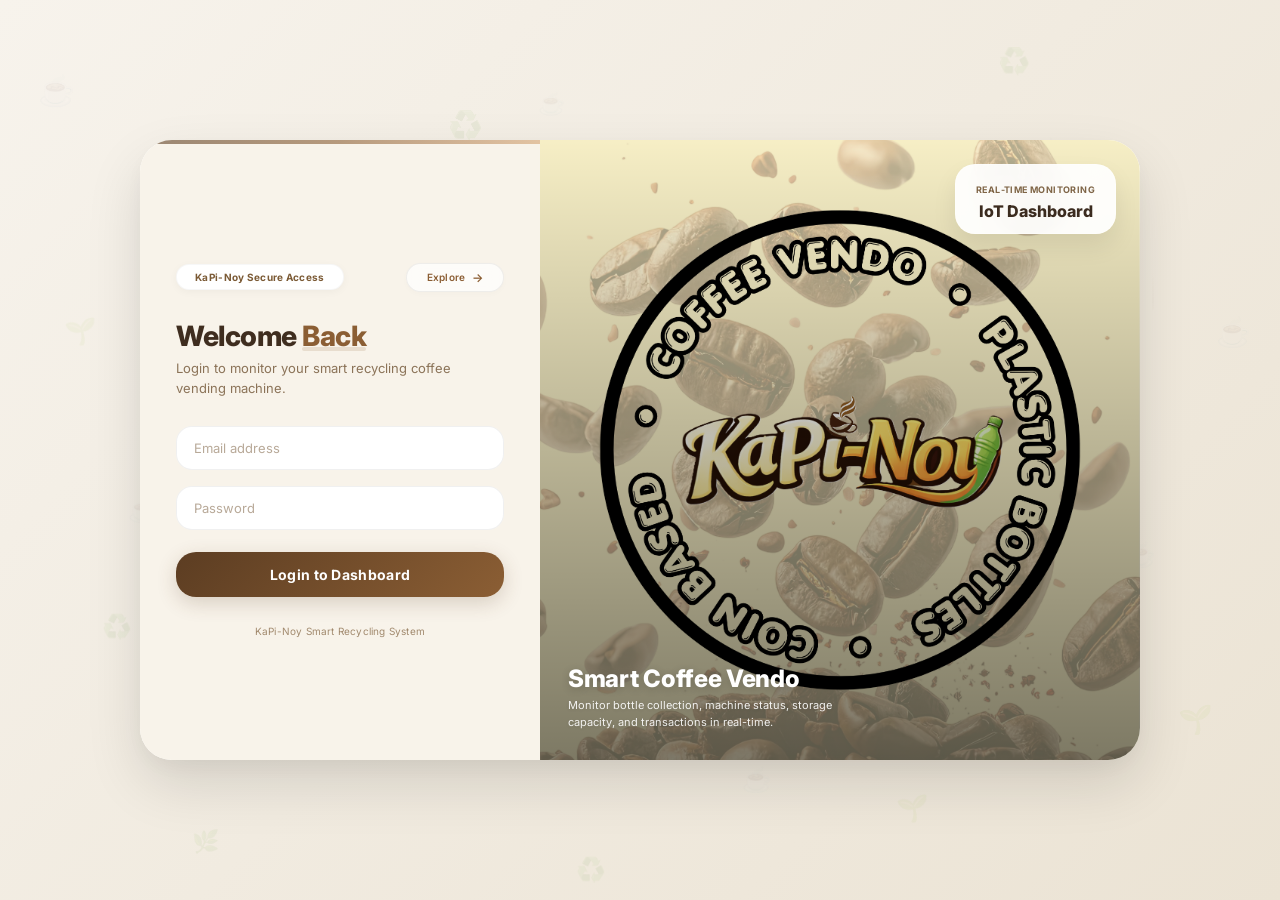
<file: login.html>
<!DOCTYPE html>
<html lang="en">

<head>
  <meta charset="UTF-8">
  <meta name="viewport" content="width=device-width, initial-scale=1.0, user-scalable=no">
  <title>KaPi-Noy | Admin Login</title>
  <link rel="icon" type="image/png" href="name.png">
  <link rel="stylesheet" href="css/login.css">
  <link rel="preconnect" href="https://fonts.googleapis.com">
  <link href="https://fonts.googleapis.com/css2?family=Inter:wght@400;500;600;700;800&display=swap" rel="stylesheet">
</head>

<body>

  <!-- ===== FLOATING BACKGROUND EFFECTS ===== -->
  <div class="floating-bg">
    <div class="float-item">☕</div>
    <div class="float-item">☕</div>
    <div class="float-item">☕</div>
    <div class="float-item">☕</div>
    <div class="float-item">☕</div>
    <div class="float-item">☕</div>
    <div class="float-item">☕</div>
    <div class="float-item">☕</div>
    <div class="float-item">☕</div>
    <div class="float-item">☕</div>
    <div class="float-item">☕</div>
    <div class="float-item">☕</div>
    <div class="float-item">☕</div>
    <div class="float-item">🌱</div>
    <div class="float-item">🌿</div>
    <div class="float-item">🌱</div>
    <div class="float-item">🌿</div>
    <div class="float-item">🌱</div>
    <div class="float-item">🌿</div>
    <div class="float-item">🌱</div>
    <div class="float-item">🌿</div>
    <div class="float-item">🌱</div>
    <div class="float-item">♻️</div>
    <div class="float-item">♻️</div>
    <div class="float-item">♻️</div>
    <div class="float-item">♻️</div>
    <div class="float-item">♻️</div>
    <div class="steam"></div>
    <div class="steam"></div>
    <div class="steam"></div>
    <div class="steam"></div>
    <div class="steam"></div>
  </div>

  <div class="login-wrapper">

    <!-- ===== LEFT SIDE: FORM ===== -->
    <div class="login-left">

      <div class="top-row">
        <div class="mini-badge">KaPi-Noy Secure Access</div>
        <a href="about.html" class="explore-btn">Explore</a>
      </div>

      <div class="login-title">
        Welcome <span class="highlight">Back</span>
      </div>

      <div class="login-sub">
        Login to monitor your smart recycling coffee vending machine.
      </div>

      <div class="input-group">
        <input type="email" id="email" placeholder="Email address" autocomplete="off">
      </div>

      <div class="input-group">
        <input type="password" id="password" placeholder="Password" autocomplete="off">
      </div>

      <button class="login-btn" onclick="login()">
        Login to Dashboard
      </button>

      <div class="error-message" id="loginError">
      </div>

      <div class="footer-text">
        KaPi-Noy Smart Recycling System
      </div>

    </div>

    <!-- ===== RIGHT SIDE: VISUAL ===== -->
    <div class="login-right">

      <div class="overlay"></div>

      <img src="kapinoy.png" alt="KaPi-Noy vending"
      onerror="this.style.display='none'; this.parentNode.style.background='linear-gradient(145deg, #dac29c, #b58f64)';">

      <div class="floating-card">
        <small>Real-time Monitoring</small>
        <h4>IoT Dashboard</h4>
      </div>

      <div class="right-content">
        <h2>Smart Coffee Vendo</h2>
        <p>
          Monitor bottle collection, machine status, storage capacity,
          and transactions in real-time.
        </p>
      </div>

    </div>

  </div>

  <!-- ===== LOADING OVERLAY ===== -->
  <div class="loading-screen" id="loadingScreen">
    <div class="loader"></div>
    <div class="loading-text">Logging in...</div>
  </div>

  <script>
    function login() {
      const email = document.getElementById("email").value.trim();
      const password = document.getElementById("password").value;
      const errorDiv = document.getElementById("loginError");

      const validEmail = "kapinoy2026@gmail.com";
      const validPassword = "noypika2026";

      if (email === validEmail && password === validPassword) {
        document.getElementById("loadingScreen").style.display = "flex";
        localStorage.setItem("kapinoyLoggedIn", "true");

        setTimeout(() => {
          window.location.href = "index.html";
        }, 1500);
      } else {
        errorDiv.style.display = "block";
        errorDiv.innerText = "Invalid email or password. Please try again.";
        document.getElementById("password").value = "";

        setTimeout(() => {
          errorDiv.style.display = "none";
        }, 3200);
      }
    }

    document.querySelectorAll("input").forEach(input => {
      input.addEventListener("keypress", function(e) {
        if (e.key === "Enter") {
          login();
        }
      });
    });

    window.addEventListener('touchmove', function(e) {
      if (document.body.scrollHeight <= window.innerHeight) {
        e.preventDefault();
      }
    }, { passive: false });
  </script>

</body>
</html>
</file>
<file: css/login.css>
/* ===== RESET & BASE ===== */
* {
  margin: 0;
  padding: 0;
  box-sizing: border-box;
}

body {
  width: 100vw;
  height: 100vh;
  overflow: hidden;
  display: flex;
  justify-content: center;
  align-items: center;
  font-family: 'Inter', -apple-system, BlinkMacSystemFont, 'Segoe UI', Roboto, sans-serif;
  padding: 0;
  position: relative;
  background: linear-gradient(135deg, #f7f3ec, #ebe3d4);
  -webkit-font-smoothing: antialiased;
}

/* ===== FLOATING BACKGROUND EFFECTS ===== */
.floating-bg {
  position: fixed;
  top: 0;
  left: 0;
  width: 100%;
  height: 100%;
  z-index: 0;
  pointer-events: none;
  overflow: hidden;
}

.floating-bg .float-item {
  position: absolute;
  font-size: 24px;
  opacity: 0.06;
  animation: floatUpDown ease-in-out infinite;
}

@keyframes floatUpDown {
  0% {
    transform: translateY(0px) rotate(0deg);
    opacity: 0.05;
  }
  25% {
    opacity: 0.12;
  }
  50% {
    transform: translateY(-35px) rotate(180deg);
    opacity: 0.10;
  }
  75% {
    opacity: 0.12;
  }
  100% {
    transform: translateY(0px) rotate(360deg);
    opacity: 0.05;
  }
}

/* ===== POSITIONS ===== */
.floating-bg .float-item:nth-child(1) { left: 3%; top: 8%; animation-duration: 6s; animation-delay: 0s; font-size: 30px; }
.floating-bg .float-item:nth-child(2) { left: 10%; top: 55%; animation-duration: 7s; animation-delay: 1.2s; font-size: 24px; }
.floating-bg .float-item:nth-child(3) { left: 18%; top: 80%; animation-duration: 5.5s; animation-delay: 0.5s; font-size: 32px; }
.floating-bg .float-item:nth-child(4) { left: 25%; top: 20%; animation-duration: 8s; animation-delay: 2s; font-size: 26px; }
.floating-bg .float-item:nth-child(5) { left: 33%; top: 65%; animation-duration: 6.5s; animation-delay: 0.3s; font-size: 28px; }
.floating-bg .float-item:nth-child(6) { left: 42%; top: 10%; animation-duration: 7.5s; animation-delay: 1.8s; font-size: 22px; }
.floating-bg .float-item:nth-child(7) { left: 50%; top: 50%; animation-duration: 5s; animation-delay: 0.8s; font-size: 34px; }
.floating-bg .float-item:nth-child(8) { left: 58%; top: 85%; animation-duration: 6.8s; animation-delay: 2.5s; font-size: 24px; }
.floating-bg .float-item:nth-child(9) { left: 65%; top: 25%; animation-duration: 7.2s; animation-delay: 0.6s; font-size: 30px; }
.floating-bg .float-item:nth-child(10) { left: 73%; top: 70%; animation-duration: 5.8s; animation-delay: 1.5s; font-size: 26px; }
.floating-bg .float-item:nth-child(11) { left: 80%; top: 15%; animation-duration: 6.2s; animation-delay: 2.2s; font-size: 32px; }
.floating-bg .float-item:nth-child(12) { left: 88%; top: 60%; animation-duration: 7.8s; animation-delay: 0.9s; font-size: 24px; }
.floating-bg .float-item:nth-child(13) { left: 95%; top: 35%; animation-duration: 5.3s; animation-delay: 1.8s; font-size: 28px; }
.floating-bg .float-item:nth-child(14) { left: 5%; top: 35%; animation-duration: 6.4s; animation-delay: 0.4s; font-size: 26px; }
.floating-bg .float-item:nth-child(15) { left: 15%; top: 92%; animation-duration: 7.6s; animation-delay: 1.6s; font-size: 22px; }
.floating-bg .float-item:nth-child(16) { left: 28%; top: 45%; animation-duration: 5.7s; animation-delay: 2.3s; font-size: 28px; }
.floating-bg .float-item:nth-child(17) { left: 38%; top: 78%; animation-duration: 6.9s; animation-delay: 0.7s; font-size: 20px; }
.floating-bg .float-item:nth-child(18) { left: 48%; top: 30%; animation-duration: 8.2s; animation-delay: 1.3s; font-size: 30px; }
.floating-bg .float-item:nth-child(19) { left: 60%; top: 55%; animation-duration: 5.4s; animation-delay: 2.7s; font-size: 24px; }
.floating-bg .float-item:nth-child(20) { left: 70%; top: 88%; animation-duration: 7.3s; animation-delay: 0.2s; font-size: 26px; }
.floating-bg .float-item:nth-child(21) { left: 82%; top: 42%; animation-duration: 6.1s; animation-delay: 1.9s; font-size: 22px; }
.floating-bg .float-item:nth-child(22) { left: 92%; top: 78%; animation-duration: 7.9s; animation-delay: 0.5s; font-size: 28px; }
.floating-bg .float-item:nth-child(23) { left: 8%; top: 68%; animation-duration: 6.6s; animation-delay: 1.1s; font-size: 24px; }
.floating-bg .float-item:nth-child(24) { left: 35%; top: 12%; animation-duration: 7.1s; animation-delay: 2.4s; font-size: 28px; }
.floating-bg .float-item:nth-child(25) { left: 55%; top: 72%; animation-duration: 5.9s; animation-delay: 0.3s; font-size: 22px; }
.floating-bg .float-item:nth-child(26) { left: 78%; top: 5%; animation-duration: 6.7s; animation-delay: 1.7s; font-size: 26px; }
.floating-bg .float-item:nth-child(27) { left: 45%; top: 95%; animation-duration: 7.4s; animation-delay: 0.8s; font-size: 24px; }

.floating-bg .steam {
  position: absolute;
  width: 2px;
  height: 40px;
  background: linear-gradient(to top, rgba(200, 180, 160, 0.06), transparent);
  border-radius: 50%;
  animation: riseSteam 10s ease-in-out infinite;
}

.floating-bg .steam:nth-child(28) { left: 20%; top: 60%; animation-duration: 8s; animation-delay: 0s; }
.floating-bg .steam:nth-child(29) { left: 40%; top: 40%; animation-duration: 11s; animation-delay: 3s; }
.floating-bg .steam:nth-child(30) { left: 60%; top: 70%; animation-duration: 9s; animation-delay: 6s; }
.floating-bg .steam:nth-child(31) { left: 80%; top: 50%; animation-duration: 12s; animation-delay: 2s; }
.floating-bg .steam:nth-child(32) { left: 90%; top: 30%; animation-duration: 7s; animation-delay: 8s; }

@keyframes riseSteam {
  0% { transform: translateY(0) scale(1); opacity: 0; }
  20% { opacity: 0.25; }
  80% { opacity: 0.25; }
  100% { transform: translateY(-80px) scale(2); opacity: 0; }
}

/* ===== LOGIN WRAPPER ===== */
.login-wrapper {
  width: 90%;
  height: 90vh;
  max-width: 1000px;
  max-height: 620px;
  background: #fff;
  border-radius: 32px;
  overflow: hidden;
  display: grid;
  grid-template-columns: 400px 1fr;
  box-shadow: 0 24px 56px rgba(0, 0, 0, 0.12), 0 8px 24px rgba(0, 0, 0, 0.04);
  position: relative;
  z-index: 1;
  animation: slideUp 0.8s cubic-bezier(0.25, 0.46, 0.45, 0.94);
}

@keyframes slideUp {
  from {
    opacity: 0;
    transform: translateY(40px) scale(0.96);
  }
  to {
    opacity: 1;
    transform: translateY(0) scale(1);
  }
}

/* ================= LEFT ================= */
.login-left {
  padding: 40px 36px;
  display: flex;
  flex-direction: column;
  justify-content: center;
  background: rgba(248, 243, 234, 0.96);
  overflow-y: auto;
  scrollbar-width: none;
  position: relative;
}

.login-left::-webkit-scrollbar {
  display: none;
}

.login-left::before {
  content: '';
  position: absolute;
  top: 0;
  left: 0;
  width: 100%;
  height: 4px;
  background: linear-gradient(90deg, #5c3d22, #8b5e34, #d4a373);
  opacity: 0.6;
}

/* ===== TOP ROW ===== */
.top-row {
  display: flex;
  justify-content: space-between;
  align-items: center;
  margin-bottom: 28px;
  gap: 12px;
  width: 100%;
}

.mini-badge {
  display: inline-block;
  background: #fff;
  color: #7b5a35;
  padding: 6px 18px;
  border-radius: 40px;
  font-size: 10px;
  font-weight: 700;
  box-shadow: 0 2px 8px rgba(0, 0, 0, 0.04);
  letter-spacing: 0.3px;
  transition: all 0.3s cubic-bezier(0.25, 0.46, 0.45, 0.94);
  border: 1px solid rgba(0, 0, 0, 0.03);
}

.mini-badge:hover {
  transform: scale(1.03);
  box-shadow: 0 4px 16px rgba(0, 0, 0, 0.08);
}

/* ===== EXPLORE BUTTON ===== */
.explore-btn {
  display: inline-flex;
  align-items: center;
  gap: 6px;
  background: rgba(255, 255, 255, 0.7);
  color: #8b5e34;
  border: 1px solid rgba(0, 0, 0, 0.06);
  padding: 6px 20px;
  border-radius: 40px;
  font-size: 10px;
  font-weight: 600;
  cursor: pointer;
  transition: all 0.3s cubic-bezier(0.25, 0.46, 0.45, 0.94);
  text-decoration: none;
  backdrop-filter: blur(8px);
  box-shadow: 0 2px 6px rgba(0, 0, 0, 0.02);
  letter-spacing: 0.3px;
  white-space: nowrap;
}

.explore-btn:hover {
  background: rgba(255, 255, 255, 0.95);
  transform: translateY(-2px);
  box-shadow: 0 8px 20px rgba(0, 0, 0, 0.08);
  border-color: #8b5e34;
}

.explore-btn::after {
  content: "→";
  font-size: 12px;
  transition: 0.3s;
}

.explore-btn:hover::after {
  transform: translateX(5px);
}

/* ===== LOGIN TITLE ===== */
.login-title {
  font-size: 28px;
  font-weight: 800;
  color: #3f2d1f;
  line-height: 1.2;
  margin-bottom: 6px;
  letter-spacing: -0.5px;
}

.login-title .highlight {
  color: #8b5e34;
  position: relative;
}

.login-title .highlight::after {
  content: '';
  position: absolute;
  bottom: 2px;
  left: 0;
  width: 100%;
  height: 4px;
  background: rgba(139, 94, 52, 0.15);
  border-radius: 2px;
}

/* ===== SUBTEXT ===== */
.login-sub {
  color: #8b7358;
  font-size: 13px;
  margin-bottom: 28px;
  line-height: 1.5;
  font-weight: 400;
}

/* ===== INPUT FIELDS - FULL WIDTH ===== */
.input-group {
  margin-bottom: 16px;
  position: relative;
  width: 100%;
}

.input-group input {
  width: 100%;
  padding: 14px 18px;
  border: none;
  border-radius: 16px;
  background: #fff;
  font-size: 13px;
  color: #2d2a24;
  box-shadow: inset 0 0 0 1px rgba(0, 0, 0, 0.06);
  transition: all 0.3s cubic-bezier(0.25, 0.46, 0.45, 0.94);
  font-weight: 500;
  font-family: inherit;
}

.input-group input:focus {
  outline: none;
  box-shadow: inset 0 0 0 2px #8b5e34, 0 0 0 4px rgba(139, 94, 52, 0.06);
  transform: translateY(-1px);
}

.input-group input::placeholder {
  color: #b8a998;
  font-weight: 400;
}

/* ===== LOGIN BUTTON - FULL WIDTH ===== */
.login-btn {
  width: 100%;
  padding: 14px;
  border: none;
  border-radius: 20px;
  background: linear-gradient(135deg, #5c3d22, #8b5e34);
  color: white;
  font-size: 14px;
  font-weight: 700;
  cursor: pointer;
  transition: all 0.3s cubic-bezier(0.25, 0.46, 0.45, 0.94);
  margin-top: 6px;
  box-shadow: 0 6px 20px rgba(92, 61, 34, 0.2);
  letter-spacing: 0.3px;
  position: relative;
  overflow: hidden;
  font-family: inherit;
}

.login-btn::before {
  content: '';
  position: absolute;
  top: 0;
  left: -100%;
  width: 100%;
  height: 100%;
  background: linear-gradient(90deg, transparent, rgba(255, 255, 255, 0.15), transparent);
  transition: 0.6s;
}

.login-btn:hover::before {
  left: 100%;
}

.login-btn:hover {
  transform: translateY(-2px);
  box-shadow: 0 10px 30px rgba(92, 61, 34, 0.3);
}

.login-btn:active {
  transform: translateY(0px);
}

/* ===== ERROR MESSAGE ===== */
.error-message {
  margin-top: 14px;
  background: rgba(255, 240, 236, 0.8);
  color: #c14a2d;
  padding: 10px 14px;
  border-radius: 14px;
  font-size: 11px;
  font-weight: 500;
  display: none;
  text-align: center;
  animation: shake 0.4s cubic-bezier(0.36, 0.07, 0.19, 0.97);
  border: 1px solid rgba(193, 74, 45, 0.1);
  width: 100%;
}

@keyframes shake {
  0%, 100% { transform: translateX(0); }
  20% { transform: translateX(-6px); }
  40% { transform: translateX(6px); }
  60% { transform: translateX(-4px); }
  80% { transform: translateX(4px); }
}

/* ===== FOOTER TEXT ===== */
.footer-text {
  margin-top: 28px;
  font-size: 10px;
  color: #a1896d;
  text-align: center;
  letter-spacing: 0.2px;
  font-weight: 400;
}

/* ================= RIGHT ================= */
.login-right {
  position: relative;
  overflow: hidden;
  background: linear-gradient(145deg, #dac29c, #b58f64);
}

.login-right img {
  width: 100%;
  height: 100%;
  object-fit: cover;
  display: block;
  transition: transform 0.6s cubic-bezier(0.25, 0.46, 0.45, 0.94);
}

.login-right:hover img {
  transform: scale(1.03);
}

.overlay {
  position: absolute;
  inset: 0;
  background: linear-gradient(to top, rgba(0, 0, 0, 0.5), rgba(0, 0, 0, 0.02));
}

.right-content {
  position: absolute;
  bottom: 30px;
  left: 28px;
  color: white;
  z-index: 2;
}

.right-content h2 {
  font-size: 24px;
  font-weight: 800;
  margin-bottom: 4px;
  text-shadow: 0 2px 8px rgba(0, 0, 0, 0.2);
  letter-spacing: -0.3px;
}

.right-content p {
  font-size: 11px;
  opacity: 0.9;
  max-width: 300px;
  line-height: 1.5;
  text-shadow: 0 1px 4px rgba(0, 0, 0, 0.15);
}

/* ===== FLOATING CARD ===== */
.floating-card {
  position: absolute;
  top: 24px;
  right: 24px;
  background: rgba(255, 255, 255, 0.92);
  backdrop-filter: blur(12px);
  padding: 12px 20px;
  border-radius: 20px;
  z-index: 3;
  box-shadow: 0 12px 24px rgba(0, 0, 0, 0.08);
  text-align: center;
  transition: all 0.3s cubic-bezier(0.25, 0.46, 0.45, 0.94);
  border: 1px solid rgba(255, 255, 255, 0.3);
}

.floating-card:hover {
  transform: translateY(-4px) scale(1.02);
  box-shadow: 0 16px 32px rgba(0, 0, 0, 0.12);
}

.floating-card small {
  color: #7f6547;
  font-weight: 700;
  font-size: 9px;
  letter-spacing: 0.4px;
  text-transform: uppercase;
}

.floating-card h4 {
  margin-top: 4px;
  color: #3b2b1f;
  font-size: 16px;
  font-weight: 800;
}

/* ================= LOADING ================= */
.loading-screen {
  position: fixed;
  inset: 0;
  background: rgba(248, 243, 234, 0.96);
  backdrop-filter: blur(16px);
  display: none;
  justify-content: center;
  align-items: center;
  flex-direction: column;
  z-index: 999;
}

.loader {
  width: 44px;
  height: 44px;
  border-radius: 50%;
  border: 3px solid rgba(139, 94, 52, 0.1);
  border-top: 3px solid #8b5e34;
  animation: spin 0.9s linear infinite;
  position: relative;
}

.loader::after {
  content: '';
  position: absolute;
  top: -6px;
  left: -6px;
  width: 56px;
  height: 56px;
  border: 2px solid rgba(139, 94, 52, 0.05);
  border-radius: 50%;
  animation: spin 1.2s linear infinite reverse;
}

.loading-text {
  margin-top: 16px;
  font-size: 13px;
  font-weight: 600;
  color: #5c3d22;
  letter-spacing: 0.5px;
  animation: textPulse 1.5s ease-in-out infinite;
}

@keyframes textPulse {
  0%, 100% { opacity: 0.6; transform: scale(1); }
  50% { opacity: 1; transform: scale(1.02); }
}

@keyframes spin {
  0% { transform: rotate(0deg); }
  100% { transform: rotate(360deg); }
}

/* ===== RESPONSIVE ===== */
@media (max-height: 650px) {
  .login-wrapper { max-height: 560px; }
  .login-left { padding: 28px 24px; }
  .login-title { font-size: 24px; }
  .top-row { margin-bottom: 18px; }
  .mini-badge { font-size: 9px; padding: 4px 14px; }
  .explore-btn { font-size: 9px; padding: 4px 14px; }
  .login-sub { font-size: 11px; margin-bottom: 20px; }
  .input-group input { padding: 11px 16px; font-size: 11px; }
  .login-btn { padding: 11px; font-size: 12px; }
  .footer-text { margin-top: 18px; }
  .right-content { bottom: 18px; left: 20px; }
  .right-content h2 { font-size: 20px; }
  .right-content p { font-size: 10px; }
  .floating-card { top: 14px; right: 14px; padding: 8px 16px; }
  .floating-card h4 { font-size: 14px; }
}

@media (max-width: 800px) {
  .login-wrapper {
    grid-template-columns: 1fr;
    max-height: 90vh;
    width: 92vw;
    border-radius: 28px;
  }
  .login-right { display: none; }
  .login-left { padding: 32px 28px; justify-content: center; }
}

@media (max-width: 480px) {
  .login-left { padding: 24px 20px; }
  .login-title { font-size: 24px; }
  .top-row { flex-wrap: wrap; justify-content: center; gap: 10px; }
  .explore-btn { font-size: 9px; padding: 4px 14px; }
  .mini-badge { font-size: 8px; padding: 4px 12px; }
}
</file>
